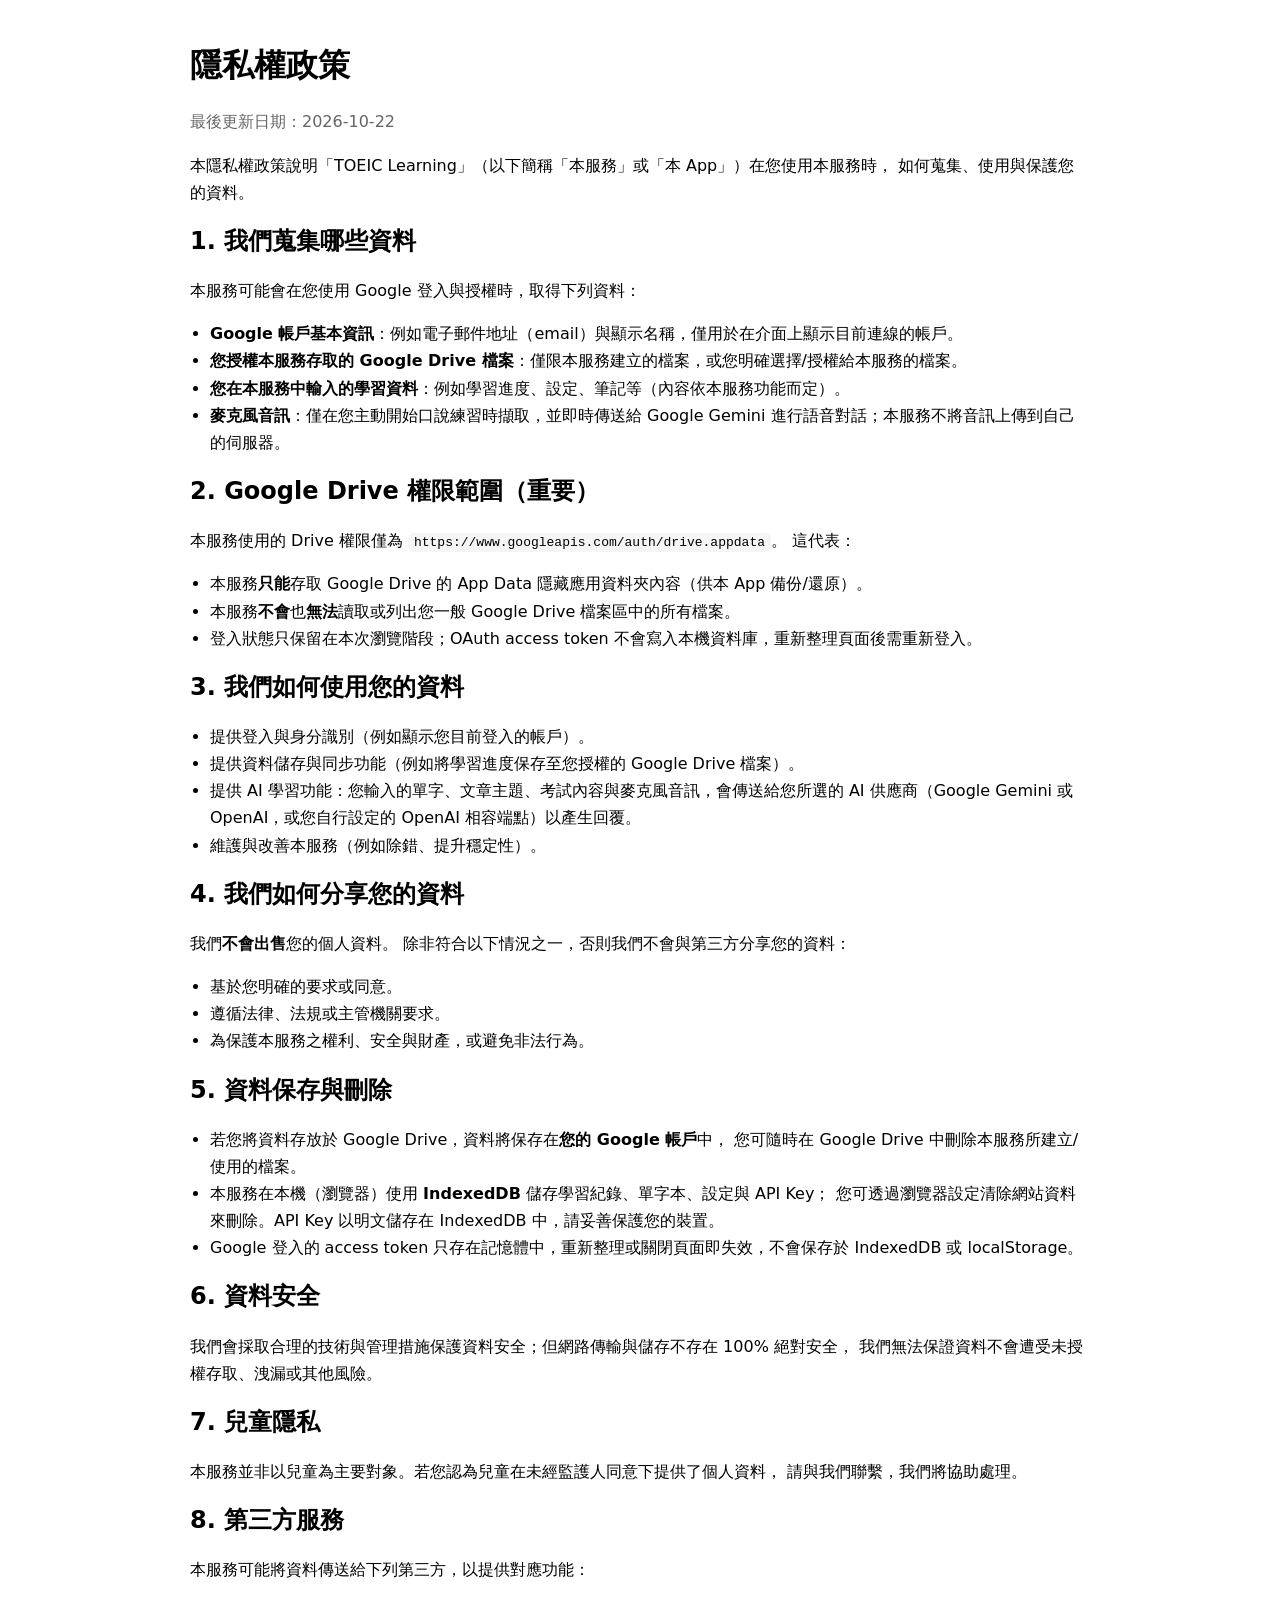
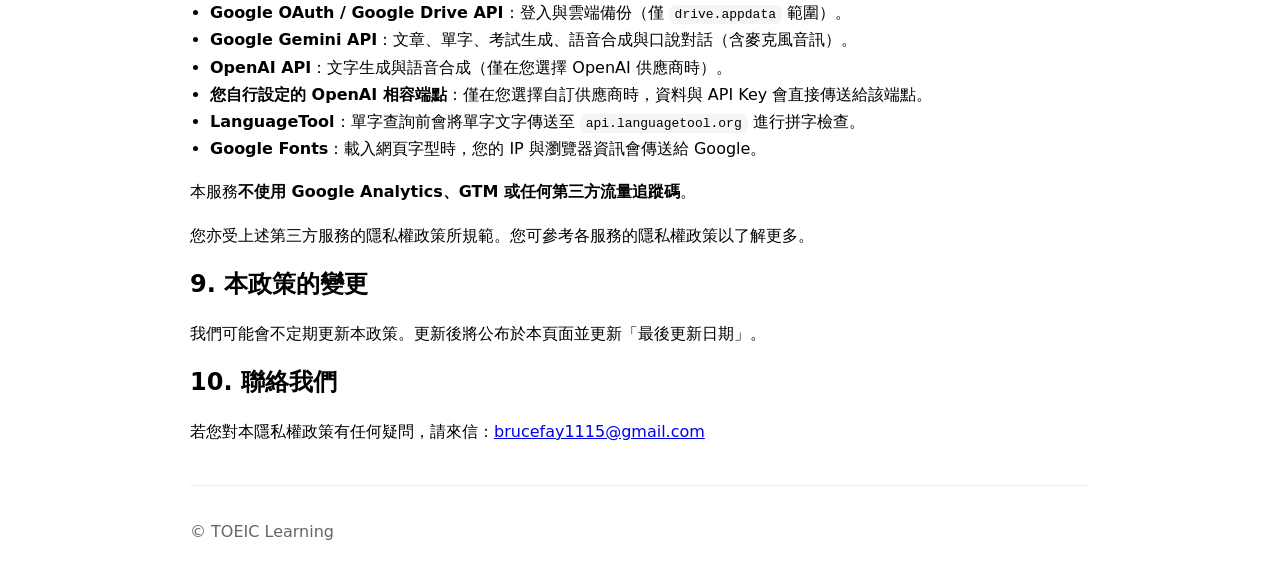
<file: privacy.html>
<!doctype html>
<html lang="zh-Hant">
<head>
  <meta charset="utf-8" />
  <meta name="viewport" content="width=device-width, initial-scale=1" />
  <title>隱私權政策 | TOEIC Learning</title>
  <meta name="description" content="TOEIC Learning 隱私權政策" />
  <style>
    body { font-family: system-ui, -apple-system, "Segoe UI", Roboto, "Noto Sans TC", Arial, sans-serif; line-height: 1.7; margin: 0; }
    main { max-width: 900px; margin: 0 auto; padding: 24px; }
    h1, h2 { line-height: 1.3; }
    .muted { color: #666; }
    code { background: #f5f5f5; padding: 2px 6px; border-radius: 6px; }
    a { word-break: break-all; }
    footer { margin-top: 40px; padding-top: 16px; border-top: 1px solid #eee; }
    ul { padding-left: 20px; }
  </style>
</head>
<body>
<main>
  <h1>隱私權政策</h1>
  <p class="muted">最後更新日期：2026-10-22</p>

  <p>
    本隱私權政策說明「TOEIC Learning」（以下簡稱「本服務」或「本 App」）在您使用本服務時，
    如何蒐集、使用與保護您的資料。
  </p>

  <h2>1. 我們蒐集哪些資料</h2>
  <p>本服務可能會在您使用 Google 登入與授權時，取得下列資料：</p>
  <ul>
    <li><strong>Google 帳戶基本資訊</strong>：例如電子郵件地址（email）與顯示名稱，僅用於在介面上顯示目前連線的帳戶。</li>
    <li><strong>您授權本服務存取的 Google Drive 檔案</strong>：僅限本服務建立的檔案，或您明確選擇/授權給本服務的檔案。</li>
    <li><strong>您在本服務中輸入的學習資料</strong>：例如學習進度、設定、筆記等（內容依本服務功能而定）。</li>
    <li><strong>麥克風音訊</strong>：僅在您主動開始口說練習時擷取，並即時傳送給 Google Gemini 進行語音對話；本服務不將音訊上傳到自己的伺服器。</li>
  </ul>

  <h2>2. Google Drive 權限範圍（重要）</h2>
  <p>
    本服務使用的 Drive 權限僅為 <code>https://www.googleapis.com/auth/drive.appdata</code>。
    這代表：
  </p>
  <ul>
    <li>本服務<strong>只能</strong>存取 Google Drive 的 App Data 隱藏應用資料夾內容（供本 App 備份/還原）。</li>
    <li>本服務<strong>不會</strong>也<strong>無法</strong>讀取或列出您一般 Google Drive 檔案區中的所有檔案。</li>
    <li>登入狀態只保留在本次瀏覽階段；OAuth access token 不會寫入本機資料庫，重新整理頁面後需重新登入。</li>
  </ul>

  <h2>3. 我們如何使用您的資料</h2>
  <ul>
    <li>提供登入與身分識別（例如顯示您目前登入的帳戶）。</li>
    <li>提供資料儲存與同步功能（例如將學習進度保存至您授權的 Google Drive 檔案）。</li>
    <li>提供 AI 學習功能：您輸入的單字、文章主題、考試內容與麥克風音訊，會傳送給您所選的 AI 供應商（Google Gemini 或 OpenAI，或您自行設定的 OpenAI 相容端點）以產生回覆。</li>
    <li>維護與改善本服務（例如除錯、提升穩定性）。</li>
  </ul>

  <h2>4. 我們如何分享您的資料</h2>
  <p>
    我們<strong>不會出售</strong>您的個人資料。
    除非符合以下情況之一，否則我們不會與第三方分享您的資料：
  </p>
  <ul>
    <li>基於您明確的要求或同意。</li>
    <li>遵循法律、法規或主管機關要求。</li>
    <li>為保護本服務之權利、安全與財產，或避免非法行為。</li>
  </ul>

  <h2>5. 資料保存與刪除</h2>
  <ul>
    <li>
      若您將資料存放於 Google Drive，資料將保存在<strong>您的 Google 帳戶</strong>中，
      您可隨時在 Google Drive 中刪除本服務所建立/使用的檔案。
    </li>
    <li>
      本服務在本機（瀏覽器）使用 <strong>IndexedDB</strong> 儲存學習紀錄、單字本、設定與 API Key；
      您可透過瀏覽器設定清除網站資料來刪除。API Key 以明文儲存在 IndexedDB 中，請妥善保護您的裝置。
    </li>
    <li>
      Google 登入的 access token 只存在記憶體中，重新整理或關閉頁面即失效，不會保存於 IndexedDB 或 localStorage。
    </li>
  </ul>

  <h2>6. 資料安全</h2>
  <p>
    我們會採取合理的技術與管理措施保護資料安全；但網路傳輸與儲存不存在 100% 絕對安全，
    我們無法保證資料不會遭受未授權存取、洩漏或其他風險。
  </p>

  <h2>7. 兒童隱私</h2>
  <p>
    本服務並非以兒童為主要對象。若您認為兒童在未經監護人同意下提供了個人資料，
    請與我們聯繫，我們將協助處理。
  </p>

  <h2>8. 第三方服務</h2>
  <p>本服務可能將資料傳送給下列第三方，以提供對應功能：</p>
  <ul>
    <li><strong>Google OAuth / Google Drive API</strong>：登入與雲端備份（僅 <code>drive.appdata</code> 範圍）。</li>
    <li><strong>Google Gemini API</strong>：文章、單字、考試生成、語音合成與口說對話（含麥克風音訊）。</li>
    <li><strong>OpenAI API</strong>：文字生成與語音合成（僅在您選擇 OpenAI 供應商時）。</li>
    <li><strong>您自行設定的 OpenAI 相容端點</strong>：僅在您選擇自訂供應商時，資料與 API Key 會直接傳送給該端點。</li>
    <li><strong>LanguageTool</strong>：單字查詢前會將單字文字傳送至 <code>api.languagetool.org</code> 進行拼字檢查。</li>
    <li><strong>Google Fonts</strong>：載入網頁字型時，您的 IP 與瀏覽器資訊會傳送給 Google。</li>
  </ul>
  <p>本服務<strong>不使用 Google Analytics、GTM 或任何第三方流量追蹤碼</strong>。</p>
  <p>您亦受上述第三方服務的隱私權政策所規範。您可參考各服務的隱私權政策以了解更多。</p>

  <h2>9. 本政策的變更</h2>
  <p>
    我們可能會不定期更新本政策。更新後將公布於本頁面並更新「最後更新日期」。
  </p>

  <h2>10. 聯絡我們</h2>
  <p>
    若您對本隱私權政策有任何疑問，請來信：<a href="mailto:brucefay1115@gmail.com">brucefay1115@gmail.com</a>
  </p>

  <footer>
    <p class="muted">© TOEIC Learning</p>
  </footer>
</main>
</body>
</html>
</file>
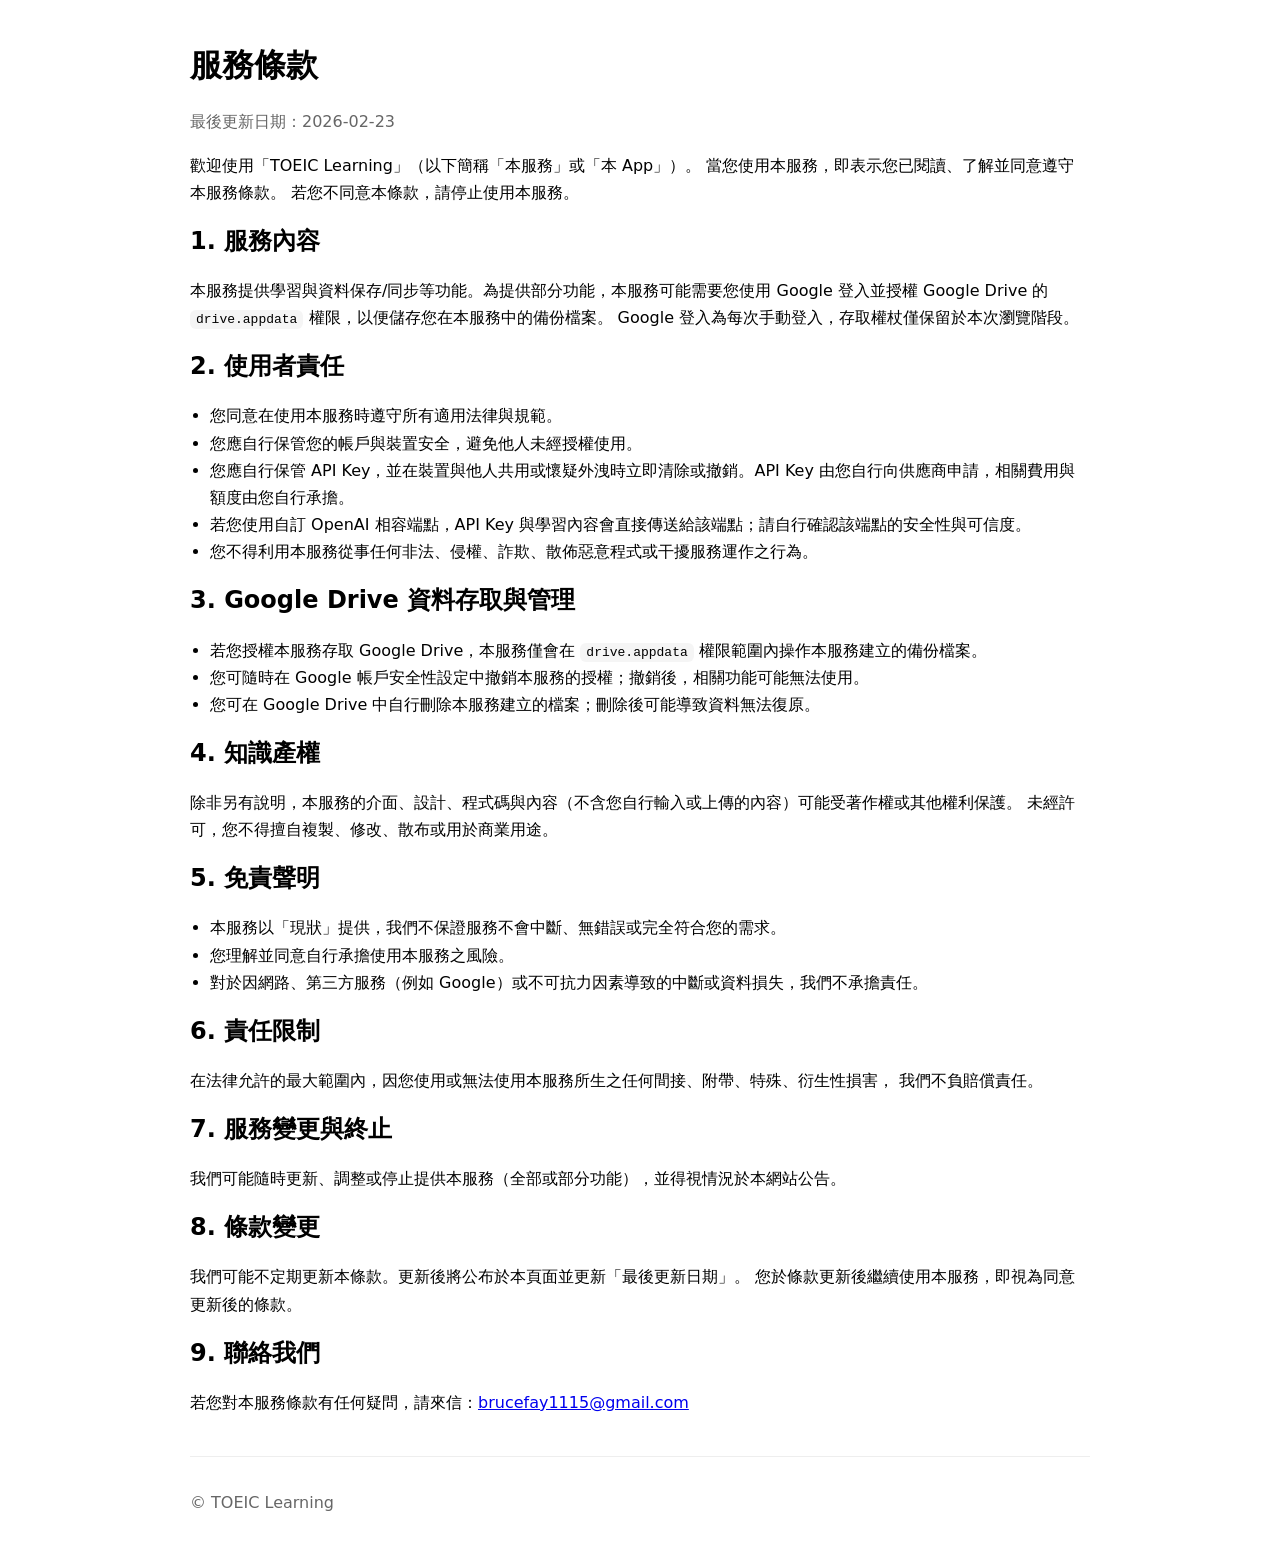
<file: terms.html>
<!doctype html>
<html lang="zh-Hant">
<head>
  <meta charset="utf-8" />
  <meta name="viewport" content="width=device-width, initial-scale=1" />
  <title>服務條款 | TOEIC Learning</title>
  <meta name="description" content="TOEIC Learning 服務條款" />
  <style>
    body { font-family: system-ui, -apple-system, "Segoe UI", Roboto, "Noto Sans TC", Arial, sans-serif; line-height: 1.7; margin: 0; }
    main { max-width: 900px; margin: 0 auto; padding: 24px; }
    h1, h2 { line-height: 1.3; }
    .muted { color: #666; }
    code { background: #f5f5f5; padding: 2px 6px; border-radius: 6px; }
    footer { margin-top: 40px; padding-top: 16px; border-top: 1px solid #eee; }
    ul { padding-left: 20px; }
    a { word-break: break-all; }
  </style>
</head>
<body>
<main>
  <h1>服務條款</h1>
  <p class="muted">最後更新日期：2026-02-23</p>

  <p>
    歡迎使用「TOEIC Learning」（以下簡稱「本服務」或「本 App」）。
    當您使用本服務，即表示您已閱讀、了解並同意遵守本服務條款。
    若您不同意本條款，請停止使用本服務。
  </p>

  <h2>1. 服務內容</h2>
  <p>
    本服務提供學習與資料保存/同步等功能。為提供部分功能，本服務可能需要您使用 Google 登入並授權
    Google Drive 的 <code>drive.appdata</code> 權限，以便儲存您在本服務中的備份檔案。
    Google 登入為每次手動登入，存取權杖僅保留於本次瀏覽階段。
  </p>

  <h2>2. 使用者責任</h2>
  <ul>
    <li>您同意在使用本服務時遵守所有適用法律與規範。</li>
    <li>您應自行保管您的帳戶與裝置安全，避免他人未經授權使用。</li>
    <li>您應自行保管 API Key，並在裝置與他人共用或懷疑外洩時立即清除或撤銷。API Key 由您自行向供應商申請，相關費用與額度由您自行承擔。</li>
    <li>若您使用自訂 OpenAI 相容端點，API Key 與學習內容會直接傳送給該端點；請自行確認該端點的安全性與可信度。</li>
    <li>您不得利用本服務從事任何非法、侵權、詐欺、散佈惡意程式或干擾服務運作之行為。</li>
  </ul>

  <h2>3. Google Drive 資料存取與管理</h2>
  <ul>
    <li>
      若您授權本服務存取 Google Drive，本服務僅會在 <code>drive.appdata</code> 權限範圍內操作本服務建立的備份檔案。
    </li>
    <li>
      您可隨時在 Google 帳戶安全性設定中撤銷本服務的授權；撤銷後，相關功能可能無法使用。
    </li>
    <li>
      您可在 Google Drive 中自行刪除本服務建立的檔案；刪除後可能導致資料無法復原。
    </li>
  </ul>

  <h2>4. 知識產權</h2>
  <p>
    除非另有說明，本服務的介面、設計、程式碼與內容（不含您自行輸入或上傳的內容）可能受著作權或其他權利保護。
    未經許可，您不得擅自複製、修改、散布或用於商業用途。
  </p>

  <h2>5. 免責聲明</h2>
  <ul>
    <li>本服務以「現狀」提供，我們不保證服務不會中斷、無錯誤或完全符合您的需求。</li>
    <li>您理解並同意自行承擔使用本服務之風險。</li>
    <li>對於因網路、第三方服務（例如 Google）或不可抗力因素導致的中斷或資料損失，我們不承擔責任。</li>
  </ul>

  <h2>6. 責任限制</h2>
  <p>
    在法律允許的最大範圍內，因您使用或無法使用本服務所生之任何間接、附帶、特殊、衍生性損害，
    我們不負賠償責任。
  </p>

  <h2>7. 服務變更與終止</h2>
  <p>
    我們可能隨時更新、調整或停止提供本服務（全部或部分功能），並得視情況於本網站公告。
  </p>

  <h2>8. 條款變更</h2>
  <p>
    我們可能不定期更新本條款。更新後將公布於本頁面並更新「最後更新日期」。
    您於條款更新後繼續使用本服務，即視為同意更新後的條款。
  </p>

  <h2>9. 聯絡我們</h2>
  <p>
    若您對本服務條款有任何疑問，請來信：<a href="mailto:brucefay1115@gmail.com">brucefay1115@gmail.com</a>
  </p>

  <footer>
    <p class="muted">© TOEIC Learning</p>
  </footer>
</main>
</body>
</html>
</file>
